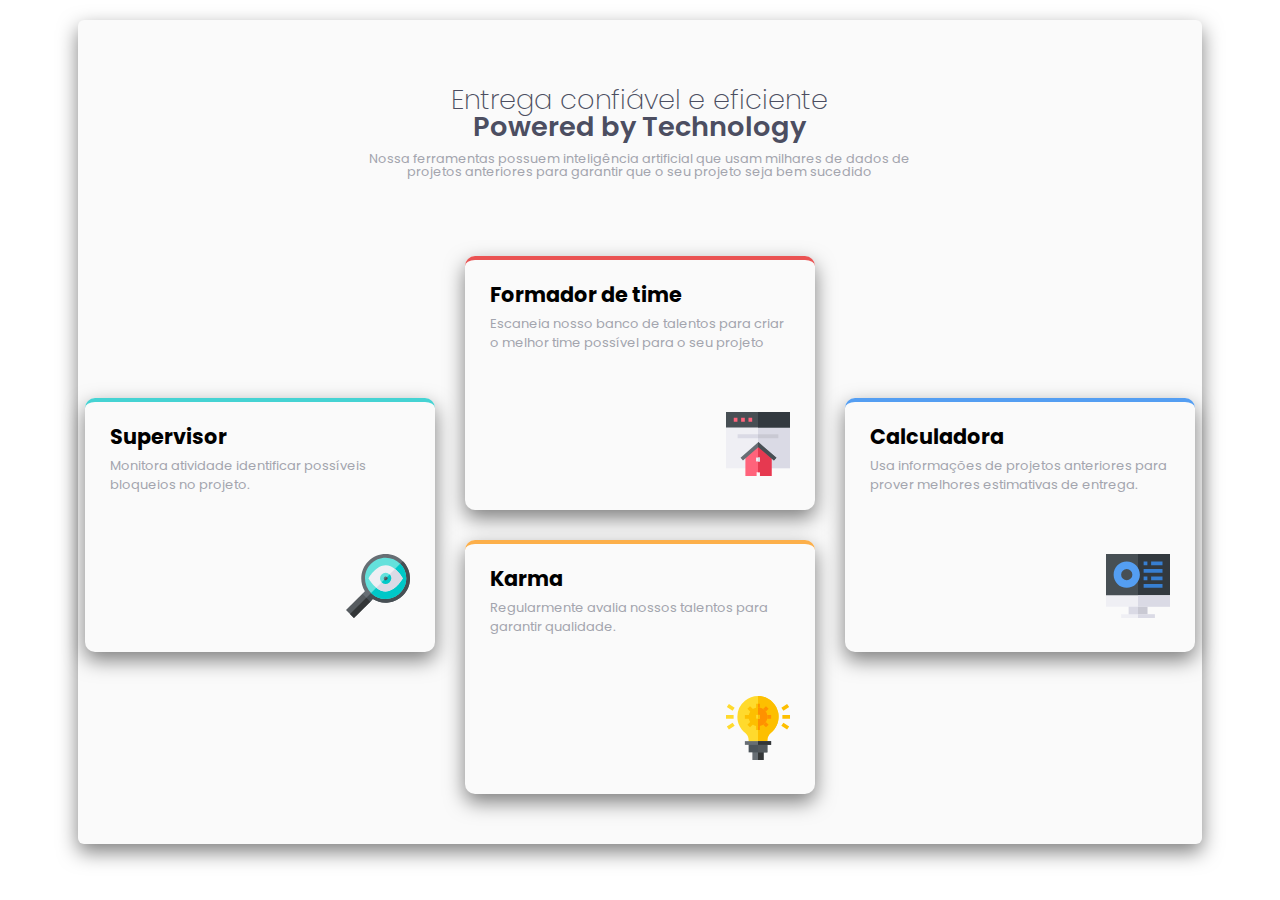
<file: DesafiosDosCards/index.html>
<!DOCTYPE html>
<html lang="pt-br">
<head>
    <meta charset="UTF-8">
    <meta http-equiv="X-UA-Compatible" content="IE=edge">
    <meta name="viewport" content="width=device-width, initial-scale=1.0">
        <link rel="stylesheet" href="style.css">
        <link rel="stylesheet" href="reset.css">
        <link rel="preconnect" href="https://fonts.googleapis.com">
        <link rel="preconnect" href="https://fonts.gstatic.com" crossorigin>
        <link href="https://fonts.googleapis.com/css2?family=Poppins:wght@200;400;600&display=swap" rel="stylesheet">
    <title>Desafio dos Quatro Cartões</title>
</head>
    <body class="tela">
        <div class="container-all">
            <header>
                <div class="container-header">
                    <h1>Entrega confiável e eficiente</h1>
                    <h2>Powered by Technology</h2>
                    <p>Nossa ferramentas possuem inteligência artificial que usam milhares de dados de projetos anteriores para garantir que o seu projeto seja bem sucedido</p>
                </div>
            </header>
            <main>
                <div class="container-cards">
                    <div class="supervisor-card">
                        <h1 class="supervisor-card-title">Supervisor</h1>
                        <p class="supervisor-card-text">Monitora atividade identificar possíveis bloqueios no projeto.</p>
                        <img src="./images/icon-supervisor.svg" alt="Imagem de uma lupa com um olho dentro">
                    </div>
                    <div class="mid-cards">
                        <div class="team-builder-card">
                            <h1 class="team-builder-title">Formador de time</h1>
                            <p class="team-builder-text">Escaneia nosso banco de talentos para criar o melhor time possível para o seu projeto</p>
                            <img src="./images/icon-team-builder.svg" alt="Imagem de uma casa">
                        </div>
                        <div class="karma-card">
                            <h1 class="karma-title">Karma</h1>
                            <p class="karma-text">Regularmente avalia nossos talentos para garantir qualidade.</p>
                            <img src="./images/icon-karma.svg" alt="Imagem de uma lâmpada acesa">
                        </div>
                    </div>
                    
                    <div class="calculator-card">
                        <h1 class="calculator-title">Calculadora</h1>
                        <p class="calculator-text">Usa informações de projetos anteriores para prover melhores estimativas de entrega.</p>
                        <img src="./images/icon-calculator.svg" alt="Imagem de um monitor que faz referencia a dados na tela">
                    </div>
                    
                </div>
            </main>
        </div>
    </body>
</html>
</file>
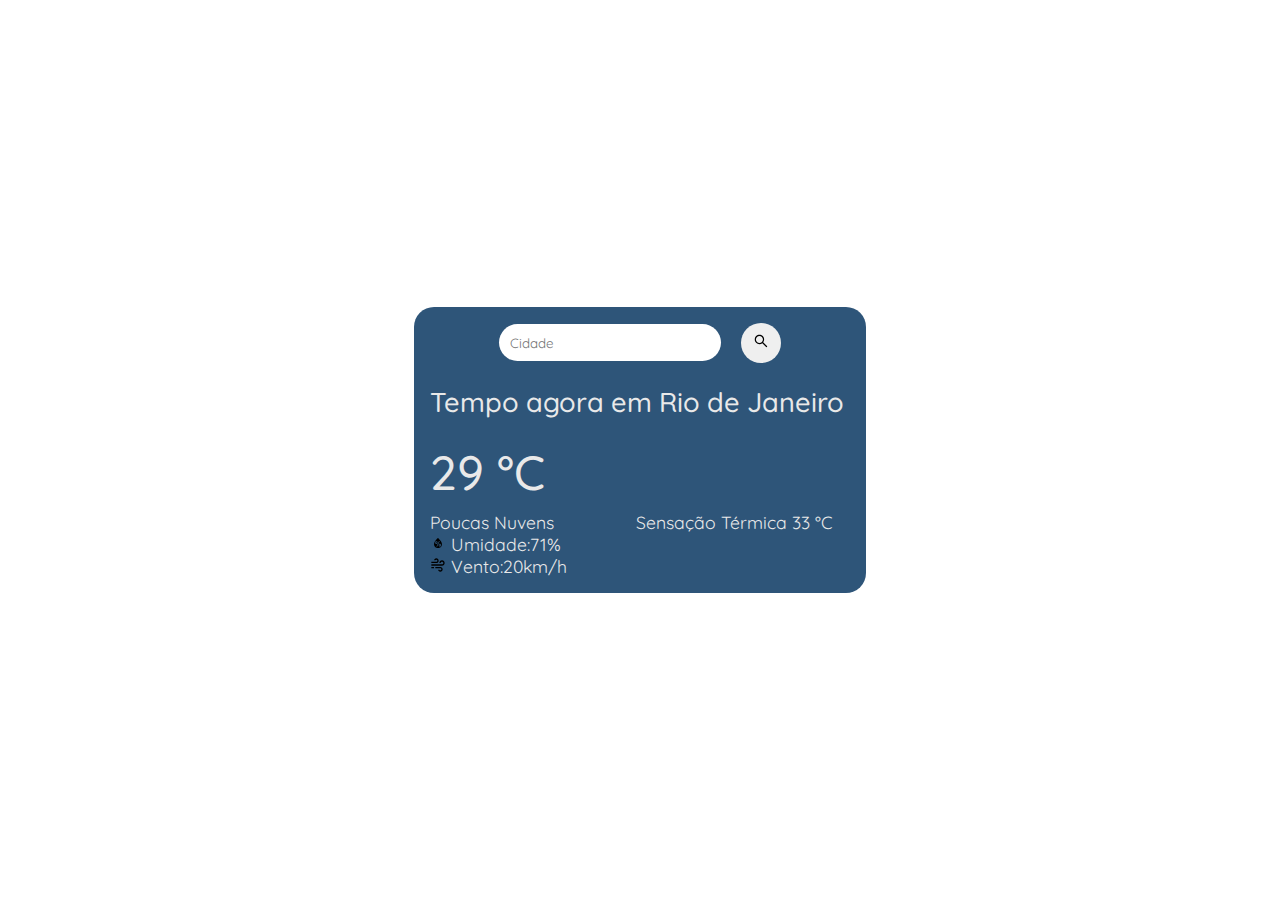
<file: WeatherApp/index.html>
<!DOCTYPE html>
<html lang="en">
<head>
    <meta charset="UTF-8">
    <meta http-equiv="X-UA-Compatible" content="IE=edge">
    <meta name="viewport" content="width=device-width, initial-scale=1.0">
    <!-- <link rel="stylesheet" href="./css/reset.css"> -->
    <link rel="stylesheet" href="./css/style.css">
    <link rel="preconnect" href="https://fonts.googleapis.com">
    <link rel="preconnect" href="https://fonts.gstatic.com" crossorigin>
    <link href="https://fonts.googleapis.com/css2?family=Quicksand:wght@400;500&display=swap" rel="stylesheet">
    <title>Weather App</title>
</head>
<body>
    <div class="card-container">
        <div class="search">
            <input type="text" class="search-bar" placeholder="Cidade">
            <button class="btn"><img src="./assets/search-icon.svg" alt="Lupa"></button>
        </div>
            <div class="weather">
            <h2 class="city">Tempo agora em Rio de Janeiro</h1>
            <h1 class="temperature"> 29 °C</h2>
            <div class="feels-like">Sensação Térmica 33 °C</div>
            <div class="clouds">Poucas Nuvens</div>
            <div class="humidity"><img src="./assets/humidity-icon.svg" alt="Ícone referente a umidade">
                Umidade:71% </div>
            <div class="wind"><img src="./assets/wind-icon.svg" alt="Ícone referente ao vento">
                Vento:20km/h</div>
        </div>
    </div>
</body>
</html>
</file>
<file: DesafiosDosCards/style.css>
* {
    font-family: 'Poppins', sans-serif;
}
body {
    font-size: 15px;
    
}
.container-all{
    margin: 20px auto;
    padding: 50px;
    max-width: 80vw;
    display: flex;
    flex-direction: column;
    align-items: center;
    background-color: hsl(0, 0%, 98%);
    box-shadow: 0px 8px 20px 0px rgba(0, 0, 0, 0.5);
    border-radius: 6px;
}
.container-header {
    display: flex;
    justify-content: center;
    flex-direction: column;
    width: 60%;
    align-items: center;
    margin: 0 auto 3em auto;
    padding: 1em 0;
    
}   
.container-header h1{
    font-size: 1.7em;
    color: hsl(234, 12%, 34%);
    font-weight :200;
}
.container-header h2{
    font-size: 1.7em;
    color: hsl(234, 12%, 34%);
    font-weight :600;
}
.container-header p{
    padding: 1em;
    font-size: .8em;
    color: hsl(229, 6%, 66%);
    font-weight: 400;
    text-align: center;
}

.container-cards{
    display: grid;
    grid-template-columns: 1fr 1fr 1fr;
    margin: 0 auto;
    grid-row-gap:30px;
    
    
 }

 .container-cards h1{
    font-size: 1.3em;
    padding-bottom: 10px;
    
}
.container-cards p{
    color: hsl(229, 6%, 66%);;
    font-size: 13px;
    padding-bottom:60px;
    line-height: 1.4em;
}
.container-cards h1,p{
    text-align: left;

}
 .mid-cards{
    display: flex;
    flex-direction: column;
    gap: 30px;
    
 }

 .supervisor-card, .calculator-card {
    align-self: center;
 }

.karma-card{
    border-top: 4px solid hsl(34, 97%, 64%);  
}

.team-builder-card{
    border-top: 4px solid hsl(0, 78%, 62%);
    margin-bottom:30px;
}
.supervisor-card{
    border-top: 4px solid hsl(180, 62%, 55%);
}

.team-builder-card{
    border-top: 4px solid hsl(0, 78%, 62%);
}
.calculator-card{
    border-top: 4px solid hsl(212, 86%, 64%);
    
    
}

.team-builder-card, .supervisor-card, .karma-card, .calculator-card {
    border-radius: 10px;
    width:300px ;
    height: 200px;
    padding: 25px;
    margin: 0 15px;
    box-shadow: 0px 8px 20px 0px rgba(0, 0, 0, 0.5);
    text-align: right;
}

    
@media only screen and (max-width:844px) {
    


    .container-all{ 
        margin-top: 0;    
                    
}
    .container-cards{
        grid-template-columns: 1fr;
        margin: 0 auto;
}
 .container-header{
    text-align: center;
    width: fit-content;
    
 }
    
}
</file>
<file: WeatherApp/css/style.css>
*{
    font-family: 'Quicksand', sans-serif;
}

body {
    display: flex;
    justify-content: center;
    align-items: center;
    height: 100vh;
    margin:0;
    background-image: url('https://source.unsplash.com/1920x1080/?riodejaneiro');
    
}
.card-container{
    background-color: rgba(17, 62, 102, 0.878);
    border-radius: 20px;
    width: 100%;
    max-width: 420px;
   color: rgb(233, 233, 233);
    margin: 2em;
    padding: 1em;
    
    
}
.search {
    display: flex;
    margin-bottom: 1em;
    align-items: center;
    gap: 20px;
    justify-content: center;
}

.search-bar {
    padding: .8em;
    border: none;
    outline: none;
    border-radius: 28px;
    width: 200px;
}
.btn{

    border: none;
    outline: none;
    height: 40px;
    width: 40px;
    border-radius: 50%;
}
.weather{
    
}

.city{
    font-size: 1.7em;
    font-weight: 500;
}
.temperature{
    font-size: 3em;
    font-weight: 500;
    margin: .2em 0;
}
.feels-like{
    float:right;
    margin: 0 1em;
}

.feels-like,.clouds, .humidity, .wind{
    
    font-size: 1.1em;

}
</file>
